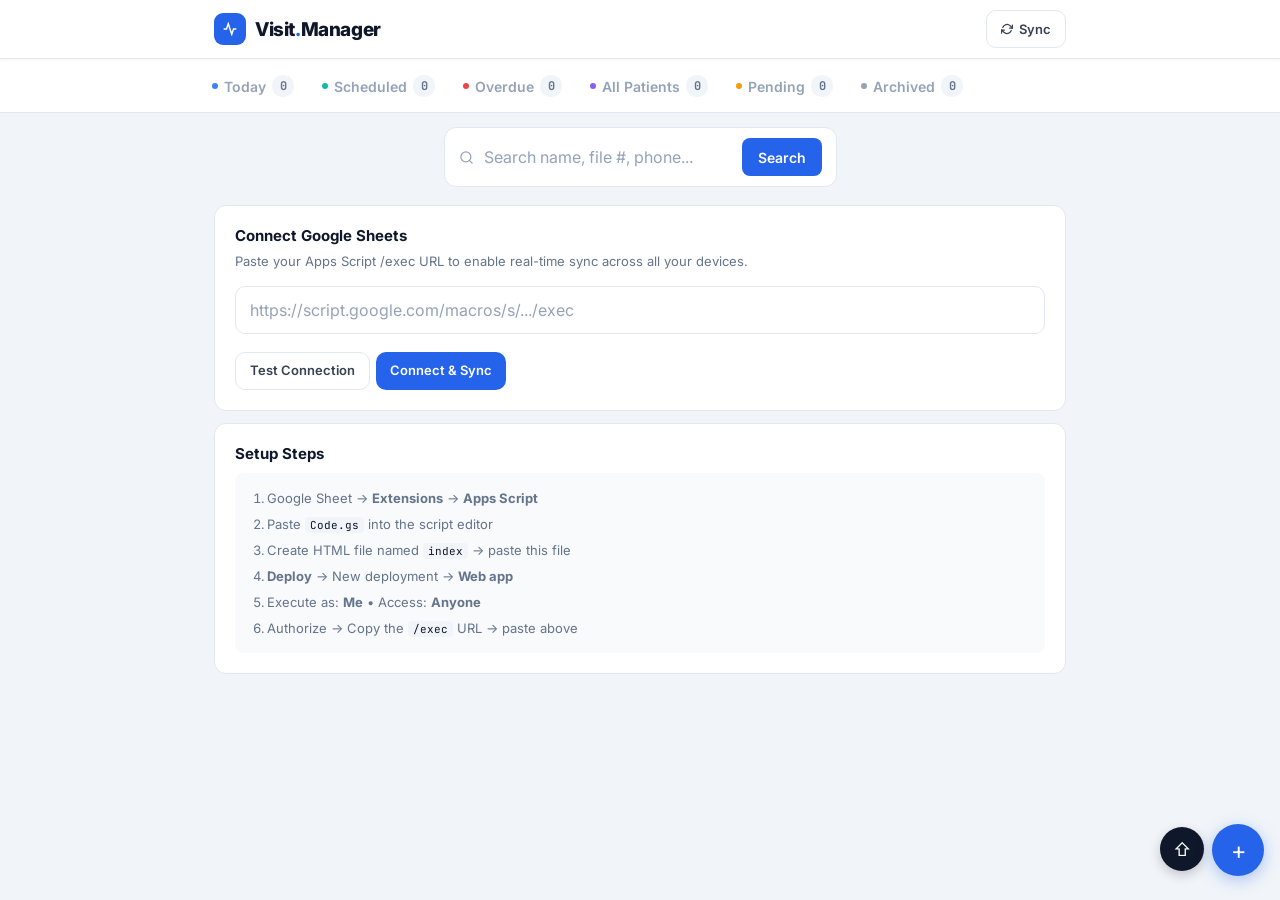
<file: patient-visit-manager.html>
<!DOCTYPE html>
<html lang="en">
<head>
<meta charset="UTF-8">
<meta name="viewport" content="width=device-width, initial-scale=1.0, maximum-scale=5.0">
<meta name="apple-mobile-web-app-capable" content="yes">
<meta name="apple-mobile-web-app-status-bar-style" content="default">
<title>Visit Manager</title>
<link rel="preconnect" href="https://fonts.googleapis.com">
<link href="https://fonts.googleapis.com/css2?family=Inter:wght@400;500;600;700;800&family=JetBrains+Mono:wght@400;500&display=swap" rel="stylesheet">
<style>
/* ── RESET & BASE ── */
*{box-sizing:border-box;-webkit-tap-highlight-color:transparent;margin:0;padding:0;}
html{font-size:18px;-webkit-text-size-adjust:none;text-size-adjust:none;}
body{font-family:'Inter',system-ui,-apple-system,sans-serif;background:#f1f5f9;color:#0f172a;min-height:100vh;overflow-x:hidden;-webkit-font-smoothing:antialiased;-moz-osx-font-smoothing:grayscale;}
input,select,textarea,button{font-family:inherit;-webkit-appearance:none;appearance:none;}
a{text-decoration:none;color:inherit;}

/* ── LAYOUT ── */
.app-shell{display:flex;flex-direction:column;min-height:100vh;}
.header{background:#fff;border-bottom:1px solid #e2e8f0;position:sticky;top:0;z-index:100;box-shadow:0 1px 3px rgba(0,0,0,.05);}
.header-inner{max-width:900px;margin:0 auto;display:flex;align-items:center;justify-content:space-between;padding:0 16px;height:58px;}
.logo{display:flex;align-items:center;gap:9px;}
.logo-icon{width:32px;height:32px;background:#2563eb;border-radius:9px;display:flex;align-items:center;justify-content:center;flex-shrink:0;}
.logo-text{font-size:19px;font-weight:800;letter-spacing:-.4px;color:#0f172a;}
.logo-text span{color:#2563eb;}
.header-actions{display:flex;align-items:center;gap:8px;}
.sync-time{font-family:'JetBrains Mono',monospace;font-size:12px;color:#94a3b8;display:none;}

/* ── TABS ── */
.tabs-bar{background:#fff;border-bottom:1px solid #e2e8f0;position:sticky;top:58px;z-index:90;overflow-x:auto;-webkit-overflow-scrolling:touch;}
.tabs-bar::-webkit-scrollbar{display:none;}
.tabs-inner{display:flex;max-width:900px;margin:0 auto;padding:0 8px;min-width:max-content;}
.tab{font-size:14px;font-weight:600;color:#94a3b8;border:none;background:none;padding:16px 14px 13px;border-bottom:2.5px solid transparent;cursor:pointer;white-space:nowrap;display:inline-flex;align-items:center;gap:6px;transition:color .15s;-webkit-tap-highlight-color:transparent;min-height:52px;}
.tab.active{color:#2563eb;border-bottom-color:#2563eb;}
.tab:hover:not(.active){color:#64748b;}
.tab-badge{font-size:12px;font-family:'JetBrains Mono',monospace;font-weight:700;padding:3px 7px;border-radius:10px;background:#f1f5f9;color:#64748b;min-width:22px;text-align:center;}
.tab.active .tab-badge{background:#eff6ff;color:#2563eb;}

/* ── SEARCH BAR ── */
.search-bar{max-width:900px;margin:0 auto;padding:14px 16px 10px;}
.search-box{display:flex;align-items:center;gap:10px;background:#fff;border:1.5px solid #e2e8f0;border-radius:12px;padding:10px 14px;transition:border-color .15s;}
.search-box:focus-within{border-color:#2563eb;box-shadow:0 0 0 3px rgba(37,99,235,.08);}
.search-box svg{color:#94a3b8;flex-shrink:0;}
.search-inp{flex:1;border:none;outline:none;font-size:16px;color:#0f172a;background:transparent;min-width:0;}
.search-inp::placeholder{color:#94a3b8;}
.search-btn{background:#2563eb;color:#fff;border:none;border-radius:8px;padding:8px 16px;font-size:14px;font-weight:600;cursor:pointer;transition:background .15s;flex-shrink:0;white-space:nowrap;min-height:38px;}
.search-btn:active{background:#1d4ed8;}
.search-clear{background:none;border:none;color:#94a3b8;cursor:pointer;padding:4px 6px;font-size:18px;line-height:1;display:none;}

/* ── MAIN CONTENT ── */
.main{max-width:900px;margin:0 auto;padding:10px 16px 100px;width:100%;}
.tab-panel{display:none;}
.tab-panel.active{display:block;}

/* ── PATIENT CARD ── */
.card{background:#fff;border-radius:14px;border:1px solid #e2e8f0;box-shadow:0 1px 2px rgba(0,0,0,.04);margin-bottom:12px;overflow:hidden;transition:box-shadow .2s;}
.card:hover{box-shadow:0 4px 12px rgba(0,0,0,.08);}
.card.bl-blue{border-left:4px solid #3b82f6;}
.card.bl-green{border-left:4px solid #22c55e;}
.card.bl-red{border-left:4px solid #ef4444;}
.card.bl-amber{border-left:4px solid #f59e0b;}
.card.bl-gray{border-left:4px solid #cbd5e1;}

/* ── CARD COLLAPSED ── */
.card-top{padding:16px 16px 0;cursor:pointer;-webkit-tap-highlight-color:transparent;}
.card-head{display:flex;align-items:flex-start;justify-content:space-between;gap:10px;}
.card-name{font-size:18px;font-weight:700;color:#0f172a;line-height:1.3;}
.card-sub{font-size:13px;font-family:'JetBrains Mono',monospace;color:#94a3b8;margin-top:4px;}
.card-badges{display:flex;flex-wrap:wrap;gap:5px;margin-top:9px;}

/* ── BADGE ── */
.badge{display:inline-flex;align-items:center;gap:3px;font-size:12px;font-weight:600;padding:4px 10px;border-radius:20px;white-space:nowrap;font-family:'JetBrains Mono',monospace;}
.bg-blue{background:#eff6ff;color:#1d4ed8;}
.bg-green{background:#f0fdf4;color:#15803d;}
.bg-red{background:#fef2f2;color:#b91c1c;}
.bg-amber{background:#fffbeb;color:#92400e;}
.bg-purple{background:#f5f3ff;color:#6d28d9;}
.bg-teal{background:#f0fdfa;color:#0f766e;}
.bg-gray{background:#f8fafc;color:#64748b;}

/* ── SPECIAL INSTRUCTIONS ── */
.card-special{display:flex;align-items:flex-start;gap:8px;background:#fffbeb;border-left:4px solid #f59e0b;border-radius:0 10px 10px 0;padding:10px 14px;margin:12px 16px 0;font-size:14px;font-weight:600;color:#92400e;line-height:1.5;}
.card-special svg{flex-shrink:0;margin-top:2px;}

/* ── COMPACT ACTION ROW ── */
.card-actions{display:flex;flex-wrap:wrap;gap:8px;padding:12px 16px 14px;align-items:center;}

/* ADDRESS - compact inline button */
.addr-btn{display:inline-flex;align-items:center;gap:6px;background:#f0fdf4;color:#15803d;border:1.5px solid #bbf7d0;border-radius:10px;padding:9px 14px;font-size:14px;font-weight:600;text-decoration:none;cursor:pointer;transition:all .15s;min-width:0;overflow:hidden;min-height:42px;}
.addr-btn:active{background:#dcfce7;}
.addr-btn span{white-space:nowrap;overflow:hidden;text-overflow:ellipsis;max-width:220px;}

/* PHONE - compact inline buttons */
.phone-btn{display:inline-flex;align-items:center;gap:7px;background:#eff6ff;color:#1d4ed8;border:1.5px solid #bfdbfe;border-radius:10px;padding:9px 14px;font-size:15px;font-weight:600;font-family:'JetBrains Mono',monospace;text-decoration:none;cursor:pointer;transition:all .15s;white-space:nowrap;flex-shrink:0;min-height:42px;}
.phone-btn:active{background:#dbeafe;}

/* ── EXPAND TOGGLE ── */
.card-expand{display:flex;align-items:center;justify-content:center;gap:5px;padding:10px;border-top:1px solid #f1f5f9;cursor:pointer;font-size:13px;font-weight:600;color:#94a3b8;transition:color .15s;-webkit-tap-highlight-color:transparent;min-height:44px;}
.card-expand:hover{color:#64748b;background:#f8fafc;}
.card-chevron{transition:transform .2s ease;}
.card.open .card-chevron{transform:rotate(180deg);}

/* ── EXPANDED DETAIL ── */
.card-detail{display:none;border-top:1px solid #f1f5f9;background:#f8fafc;}
.card.open .card-detail{display:block;}
.det-section{padding:16px 18px;border-bottom:1px solid #f1f5f9;}
.det-section:last-child{border-bottom:none;}
.det-title{font-size:11px;font-weight:700;text-transform:uppercase;letter-spacing:1px;color:#94a3b8;margin-bottom:12px;font-family:'JetBrains Mono',monospace;}
.det-grid{display:grid;grid-template-columns:1fr 1fr;gap:12px;}
.det-field{display:flex;flex-direction:column;gap:4px;}
.det-field.full{grid-column:1/-1;}
.fld-lbl{font-size:11px;font-weight:600;color:#94a3b8;text-transform:uppercase;letter-spacing:.5px;}
.fld-val{font-size:15px;font-weight:500;color:#1e293b;line-height:1.4;}
.fld-mono{font-family:'JetBrains Mono',monospace;font-size:14px;}

/* ── FORM ELEMENTS ── */
.inp{width:100%;background:#fff;border:1.5px solid #e2e8f0;border-radius:10px;padding:12px 14px;font-size:16px;color:#0f172a;outline:none;transition:border-color .15s;min-height:48px;}
.inp:focus{border-color:#2563eb;box-shadow:0 0 0 3px rgba(37,99,235,.08);}
.inp::placeholder{color:#94a3b8;}
.inp[type="date"]{cursor:pointer;min-height:48px;}
.inp[type="datetime-local"]{cursor:pointer;min-height:48px;}
.sel{width:100%;background:#fff;border:1.5px solid #e2e8f0;border-radius:10px;padding:12px 14px;font-size:16px;color:#0f172a;outline:none;cursor:pointer;min-height:48px;}
.ta{width:100%;background:#fff;border:1.5px solid #e2e8f0;border-radius:10px;padding:12px 14px;font-size:15px;color:#0f172a;outline:none;resize:vertical;min-height:80px;line-height:1.6;}
.ta:focus,.sel:focus,.inp:focus{border-color:#2563eb;}

/* ── BUTTONS ── */
.btn{display:inline-flex;align-items:center;gap:6px;font-size:14px;font-weight:600;padding:10px 16px;border-radius:10px;border:none;cursor:pointer;transition:all .15s ease;white-space:nowrap;line-height:1;font-family:'Inter',sans-serif;min-height:42px;}
.btn:active{transform:scale(.96);}
.btn-primary{background:#2563eb;color:#fff;}
.btn-primary:hover{background:#1d4ed8;box-shadow:0 4px 12px rgba(37,99,235,.3);}
.btn-success{background:#16a34a;color:#fff;}
.btn-success:hover{background:#15803d;}
.btn-warn{background:#d97706;color:#fff;}
.btn-warn:hover{background:#b45309;}
.btn-danger{background:#fef2f2;color:#b91c1c;border:1.5px solid #fecaca;}
.btn-danger:hover{background:#fee2e2;}
.btn-outline{background:#fff;color:#374151;border:1.5px solid #e2e8f0;}
.btn-outline:hover{background:#f8fafc;border-color:#cbd5e1;}
.btn-ghost{background:transparent;color:#64748b;}
.btn-ghost:hover{background:#f1f5f9;}
.btn-sm{padding:8px 14px;font-size:13px;min-height:38px;}
.btn-full{width:100%;justify-content:center;}
.btn-row{display:flex;flex-wrap:wrap;gap:6px;margin-top:10px;}

/* ── SITE BUTTONS ── */
.site-btn{padding:6px 12px;border-radius:20px;border:1.5px solid #e2e8f0;background:#fff;color:#64748b;font-size:11px;font-weight:600;cursor:pointer;transition:all .15s;}
.site-btn:hover{border-color:#2563eb;color:#2563eb;}
.site-L{background:#eff6ff;color:#1d4ed8;border-color:#3b82f6;}
.site-R{background:#fffbeb;color:#92400e;border-color:#f59e0b;}
.site-G{background:#f0fdf4;color:#15803d;border-color:#22c55e;}

/* ── CONFIRM BOX ── */
.confirm-box{background:#f0fdf4;border:1.5px solid #bbf7d0;border-radius:10px;padding:14px;}
.confirm-lbl{font-size:12px;color:#374151;margin-bottom:8px;}
.confirm-lbl strong{color:#15803d;}
.confirm-inp{width:100%;background:#fff;border:1.5px solid #e2e8f0;border-radius:8px;padding:10px 12px;font-family:'JetBrains Mono',monospace;font-size:16px;letter-spacing:4px;text-transform:uppercase;outline:none;margin-bottom:8px;transition:border-color .15s;}
.confirm-inp.valid{border-color:#22c55e;background:#f0fdf4;}
.confirm-sub{opacity:.4;pointer-events:none;}
.confirm-sub.ready{opacity:1;pointer-events:all;}

/* ── ADVERSE EFFECTS ── */
.adverse-box{background:#fef2f2;border-left:3px solid #ef4444;border-radius:0 8px 8px 0;padding:10px 12px;font-size:13px;color:#b91c1c;font-weight:500;line-height:1.4;}

/* ── DATE GROUP ── */
.date-grp{display:flex;align-items:center;gap:10px;padding:14px 0 6px;margin-bottom:2px;}
.date-grp-line{flex:1;height:1px;background:#e2e8f0;}
.date-grp-lbl{font-size:11px;font-weight:700;color:#94a3b8;text-transform:uppercase;letter-spacing:.8px;white-space:nowrap;}

/* ── IMPORT MODAL ── */
.drop-zone{border:2px dashed #cbd5e1;border-radius:10px;padding:24px;text-align:center;cursor:pointer;transition:all .2s;}
.drop-zone:hover,.drop-zone.drag-over{border-color:#2563eb;background:#eff6ff;}
.drop-zone input[type=file]{display:none;}
.import-progress{background:#f1f5f9;border-radius:8px;padding:12px;font-size:12px;color:#64748b;margin-top:10px;display:none;}
.import-result{background:#f0fdf4;border:1px solid #bbf7d0;border-radius:8px;padding:12px;font-size:12px;color:#15803d;margin-top:8px;display:none;}

/* ── SETUP ── */
.setup-card{background:#fff;border-radius:12px;border:1px solid #e2e8f0;padding:20px;margin-bottom:12px;}
.setup-title{font-size:15px;font-weight:700;color:#0f172a;margin-bottom:6px;}
.setup-desc{font-size:13px;color:#64748b;line-height:1.6;margin-bottom:14px;}
.setup-steps{background:#f8fafc;border-radius:8px;padding:12px 14px;margin-top:10px;font-size:13px;color:#64748b;line-height:2;}
.setup-steps ol{padding-left:18px;}
.code{background:#f1f5f9;border-radius:4px;padding:1px 5px;font-family:'JetBrains Mono',monospace;font-size:11px;color:#0f172a;}
.test-result{font-size:12px;background:#f8fafc;border-radius:8px;padding:10px 12px;margin-top:8px;display:none;border:1px solid #e2e8f0;}

/* ── MODAL ── */
.modal-overlay{position:fixed;inset:0;background:rgba(0,0,0,.5);z-index:200;display:none;align-items:flex-end;justify-content:center;}
.modal-overlay.open{display:flex;}
.modal-sheet{background:#fff;width:100%;max-width:900px;border-radius:16px 16px 0 0;max-height:94dvh;max-height:94vh;overflow-y:auto;-webkit-overflow-scrolling:touch;padding:20px 18px 40px;}
.modal-hdr{display:flex;align-items:center;justify-content:space-between;margin-bottom:18px;}
.modal-title{font-size:17px;font-weight:700;}
.modal-close{width:30px;height:30px;border-radius:50%;background:#f1f5f9;border:none;color:#64748b;font-size:16px;cursor:pointer;display:flex;align-items:center;justify-content:center;}
.form-grid{display:grid;grid-template-columns:1fr 1fr;gap:12px;}
.form-field{display:flex;flex-direction:column;gap:5px;}
.form-field.full{grid-column:1/-1;}
.form-lbl{font-size:11px;font-weight:600;text-transform:uppercase;letter-spacing:.5px;color:#64748b;}

/* ── TOAST ── */
.toast{position:fixed;bottom:80px;left:50%;transform:translateX(-50%) translateY(10px);background:#0f172a;color:#f8fafc;font-size:13px;font-weight:500;padding:11px 16px;border-radius:10px;box-shadow:0 8px 24px rgba(0,0,0,.2);z-index:999;opacity:0;pointer-events:none;display:flex;align-items:center;gap:10px;min-width:220px;max-width:340px;transition:opacity .25s,transform .25s;}
.toast.show{opacity:1;transform:translateX(-50%) translateY(0);pointer-events:all;}
.toast-undo{color:#f59e0b;font-weight:700;background:none;border:none;font-size:13px;cursor:pointer;flex-shrink:0;}

/* ── FAB ── */
.fab{position:fixed;bottom:24px;right:16px;z-index:150;width:52px;height:52px;border-radius:50%;background:#2563eb;color:#fff;font-size:24px;border:none;cursor:pointer;display:flex;align-items:center;justify-content:center;box-shadow:0 4px 16px rgba(37,99,235,.35);transition:all .2s;}
.fab:hover{background:#1d4ed8;transform:scale(1.06);}
.fab:active{transform:scale(.94);}
.fab-import{right:76px;background:#0f172a;font-size:18px;width:44px;height:44px;bottom:29px;box-shadow:0 4px 12px rgba(0,0,0,.2);}

/* ── EMPTY ── */
.empty{text-align:center;padding:48px 20px;}
.empty-icon{font-size:40px;margin-bottom:10px;}
.empty-title{font-size:15px;font-weight:600;color:#64748b;}

/* ── NEXT PREVIEW ── */
.next-preview{display:inline-flex;align-items:center;gap:5px;font-size:11px;font-family:'JetBrains Mono',monospace;color:#1d4ed8;background:#eff6ff;border-radius:6px;padding:5px 10px;margin-top:8px;}

/* ── PENDING FORM ── */
.pending-form{background:#fffbeb;border:1.5px solid #fed7aa;border-radius:10px;padding:12px;margin-top:8px;display:none;}

/* RESPONSIVE DESKTOP */
@media(min-width:640px){
  .header-inner{padding:0 24px;}
  .search-bar{padding:14px 24px 8px;}
  .main{padding:10px 24px 100px;}
  .sync-time{display:block;}
  .form-grid{grid-template-columns:1fr 1fr;}
  .det-grid{grid-template-columns:1fr 1fr;}
}
@media(min-width:900px){
  html{font-size:15px;}
  .form-grid{grid-template-columns:1fr 1fr 1fr;}
}
</style>
</head>
<body>

<!-- TOAST -->
<div class="toast" id="toast">
  <span id="toastMsg" style="flex:1"></span>
  <button class="toast-undo" id="toastUndo" onclick="undoAction()" style="display:none">Undo</button>
</div>

<!-- FABs -->
<button class="fab fab-import" onclick="openImportModal()" title="Import CSV / PDF">&#8679;</button>
<button class="fab" onclick="openModal(null)" title="Add patient">+</button>

<!-- MODAL (add/edit) -->
<div class="modal-overlay" id="modalOverlay" onclick="if(event.target===this)closeModal()">
  <div class="modal-sheet" id="modalContent"></div>
</div>

<!-- IMPORT MODAL -->
<div class="modal-overlay" id="importOverlay" onclick="if(event.target===this)closeImport()">
  <div class="modal-sheet" id="importContent"></div>
</div>

<div class="app-shell">

  <!-- HEADER -->
  <header class="header">
    <div class="header-inner">
      <div class="logo">
        <div class="logo-icon">
          <svg width="14" height="14" viewBox="0 0 24 24" fill="none" stroke="#fff" stroke-width="2.5" stroke-linecap="round"><path d="M22 12h-4l-3 9L9 3l-3 9H2"/></svg>
        </div>
        <span class="logo-text">Visit<span>.</span>Manager</span>
      </div>
      <div class="header-actions">
        <span class="sync-time" id="syncTime"></span>
        <button class="btn btn-outline btn-sm" onclick="syncWithSheet()">
          <svg width="12" height="12" viewBox="0 0 24 24" fill="none" stroke="currentColor" stroke-width="2.5" stroke-linecap="round"><polyline points="23 4 23 10 17 10"/><polyline points="1 20 1 14 7 14"/><path d="M3.51 9a9 9 0 0 1 14.85-3.36L23 10M1 14l4.64 4.36A9 9 0 0 0 20.49 15"/></svg>
          Sync
        </button>
      </div>
    </div>
  </header>

  <!-- TABS -->
  <div class="tabs-bar">
    <div class="tabs-inner" id="tabsInner"></div>
  </div>

  <!-- SEARCH -->
  <div class="search-bar">
    <div class="search-box">
      <svg width="15" height="15" viewBox="0 0 24 24" fill="none" stroke="currentColor" stroke-width="2" stroke-linecap="round" stroke-linejoin="round"><circle cx="11" cy="11" r="8"/><path d="m21 21-4.35-4.35"/></svg>
      <input id="searchInp" class="search-inp" type="search" placeholder="Search name, file #, phone..." oninput="onSearch()">
      <button class="search-clear" id="searchClear" onclick="clearSearch()">&#x2715;</button>
      <button class="search-btn" onclick="onSearch()">Search</button>
    </div>
  </div>

  <!-- PANELS -->
  <main class="main">
    <div id="panelSetup"     class="tab-panel"></div>
    <div id="panelToday"     class="tab-panel"></div>
    <div id="panelScheduled" class="tab-panel"></div>
    <div id="panelOverdue"   class="tab-panel"></div>
    <div id="panelQueue"     class="tab-panel"></div>
    <div id="panelPending"   class="tab-panel"></div>
    <div id="panelArchived"  class="tab-panel"></div>
  </main>
</div>

<script>
// ES5 - No template literals, no arrow functions - Apps Script compatible
var DOSE_WEEKS = {7.5:4, 22.5:12, 30:16, 45:24};
var MONTHS = ['January','February','March','April','May','June','July','August','September','October','November','December'];
var SITES = ['Left Side','Right Side','Left Glute','Right Glute'];
var ASSIGN_TYPES = ['Permanent','1 Dose Only'];
var FILE_STATUSES = ['Active','Pending','Archived'];
var ANTHROPIC_KEY_STORE = 'vm_anthropic_key';

var patients = [];
var IS_GAS = window.location.href.indexOf('script.google.com/macros') >= 0;
var scriptUrl = IS_GAS ? window.location.href.split('?')[0] : (localStorage.getItem('vm_script_url') || '');
var activeTab = scriptUrl ? 'today' : 'setup';
var lastSnapshot = null;
var toastTimer = null;
var searchQ = '';

// ?? DATE UTILS ??
function todayDate() { var n=new Date(); return new Date(n.getFullYear(),n.getMonth(),n.getDate()); }
function fmtDate(d) {
  if (!d) return '';
  if (typeof d==='string') d=new Date(d);
  if (isNaN(d.getTime())) return '';
  return d.getDate()+' '+MONTHS[d.getMonth()]+' '+d.getFullYear();
}
function fmtDateTime(s) {
  if (!s) return '';
  var d=new Date(s); if (isNaN(d.getTime())) return s;
  var hh=(d.getHours()<10?'0':'')+d.getHours();
  var mm=(d.getMinutes()<10?'0':'')+d.getMinutes();
  return fmtDate(d)+' '+hh+':'+mm;
}
function parseDate(s) { if (!s) return null; var d=new Date(s); return isNaN(d.getTime())?null:d; }
function addWeeks(d,w) { var r=new Date(d); r.setDate(r.getDate()+w*7); return r; }
function isToday(d) { if(!d)return false; var t=todayDate(); return d.getFullYear()===t.getFullYear()&&d.getMonth()===t.getMonth()&&d.getDate()===t.getDate(); }
function getMgVal(dose) { var m=String(dose||'').match(/(\d+(?:\.\d+)?)\s*mg/i); return m?parseFloat(m[1]):0; }
function esc(s) { return String(s||'').replace(/&/g,'&amp;').replace(/</g,'&lt;').replace(/>/g,'&gt;').replace(/"/g,'&quot;'); }

// ?? STORAGE ??
function saveLocal() { localStorage.setItem('vm_pts',JSON.stringify(patients)); }
function loadLocal() { try { patients=JSON.parse(localStorage.getItem('vm_pts')||'[]'); } catch(e){patients=[];} }

// ?? NORMALIZE ??
function normalize(p) {
  return {
    fileNumber:String(p.fileNumber||p['File number']||''),
    patientName:p.patientName||p['Patient name']||'',
    address:p.address||p['Address']||'',
    phone1:p.phone1||p['Phone 1']||'',
    phone2:p.phone2||p['Phone 2']||'',
    dose:p.dose||p['Dose']||'',
    totalDoses:p.totalDoses||p['Total doses']||'',
    repeatsLeft:p.repeatsLeft||p['Repeats left']||'',
    previousInjectionSite:p.previousInjectionSite||'',
    injectionSite:p.injectionSite||'',
    dueDate:p.dueDate||p['Due date']||'',
    appointmentDateTime:p.appointmentDateTime||p['Appointment date and time']||'',
    previousInjectionDates:p.previousInjectionDates||'',
    assignmentType:p.assignmentType||p['Assignment type']||'Permanent',
    specialInstructions:p.specialInstructions||p['Special instructions']||'',
    adverseEffects:p.adverseEffects||p['Adverse effects']||'',
    comments:p.comments||p['Comments']||'',
    fileStatus:p.fileStatus||p['File status']||'Active',
    pendingReason:p.pendingReason||'',
    archivedDate:p.archivedDate||'',
    lastUpdated:p.lastUpdated||''
  };
}

// ?? SHEETS SYNC ??
function gsCall(payload, cb) {
  if (!scriptUrl){if(cb)cb(null,'No URL');return;}
  var xhr=new XMLHttpRequest();
  xhr.open('GET',scriptUrl+'?payload='+encodeURIComponent(JSON.stringify(payload))+'&t='+Date.now(),true);
  xhr.onload=function(){
    if(xhr.status===200){try{if(cb)cb(JSON.parse(xhr.responseText),null);}catch(e){if(cb)cb(null,'Parse err');}}
    else{if(cb)cb(null,'HTTP '+xhr.status);}
  };
  xhr.onerror=function(){if(cb)cb(null,'Network error');};
  xhr.send();
}
function pushPatient(p){if(scriptUrl)gsCall({action:'upsert',patient:p},null);}
function deleteFromSheet(fn){if(scriptUrl)gsCall({action:'delete',fileNumber:fn},null);}

function syncWithSheet() {
  if(!scriptUrl){showToast('No Script URL - go to Setup');return;}
  setSyncTime('Syncing...');
  var list=patients.slice(),idx=0;
  function next(){if(idx>=list.length){loadFromSheet();return;}gsCall({action:'upsert',patient:list[idx]},function(){idx++;next();});}
  next();
}
function loadFromSheet() {
  gsCall({action:'getAll'},function(data,err){
    if(err){setSyncTime('Failed');showToast('Sync failed: '+err);return;}
    if(data&&data.error){setSyncTime('Error');showToast('Error: '+data.error);return;}
    if(Array.isArray(data)){
      patients=data.map(normalize);
      saveLocal();
      var now=new Date();
      setSyncTime((now.getHours()<10?'0':'')+now.getHours()+':'+(now.getMinutes()<10?'0':'')+now.getMinutes());
      renderAll();
      showToast('Synced '+patients.length+' patients');
    }
  });
}
function setSyncTime(t){var el=document.getElementById('syncTime');if(el)el.textContent=t;}

// ?? TAB LOGIC ??
function getTab(p) {
  if(p.fileStatus==='Archived')return 'archived';
  if(p.fileStatus==='Pending')return 'pending';
  var t=todayDate();
  var appt=p.appointmentDateTime?parseDate(p.appointmentDateTime):null;
  var due=p.dueDate?parseDate(p.dueDate):null;
  if(appt&&appt<t)return 'overdue';
  if(due&&due<t&&!appt)return 'overdue';
  if(appt&&isToday(appt))return 'today';
  if(appt&&appt>t)return 'scheduled';
  if(due&&due>=t)return 'queue';
  return 'scheduled';
}
function sortFor(list,tabId) {
  return list.slice().sort(function(a,b){
    var ad,bd;
    if(tabId==='today'||tabId==='scheduled'){
      ad=parseDate(a.appointmentDateTime)||new Date(9e15);
      bd=parseDate(b.appointmentDateTime)||new Date(9e15);
      if(ad-bd!==0)return ad-bd;
      return a.patientName.localeCompare(b.patientName);
    }
    if(tabId==='overdue'){
      ad=parseDate(a.appointmentDateTime)||parseDate(a.dueDate)||new Date(0);
      bd=parseDate(b.appointmentDateTime)||parseDate(b.dueDate)||new Date(0);
      return ad-bd;
    }
    if(tabId==='queue'||tabId==='pending'){
      ad=parseDate(a.dueDate)||new Date(9e15);
      bd=parseDate(b.dueDate)||new Date(9e15);
      return ad-bd;
    }
    if(tabId==='archived'){
      ad=parseDate(a.archivedDate)||new Date(0);
      bd=parseDate(b.archivedDate)||new Date(0);
      return bd-ad;
    }
    return a.patientName.localeCompare(b.patientName);
  });
}

// ?? SEARCH ??
function onSearch() {
  searchQ=document.getElementById('searchInp')?document.getElementById('searchInp').value.trim():'';
  var clr=document.getElementById('searchClear');
  if(clr)clr.style.display=searchQ?'block':'none';
  renderAll();
}
function clearSearch() {
  searchQ='';
  var inp=document.getElementById('searchInp');if(inp)inp.value='';
  var clr=document.getElementById('searchClear');if(clr)clr.style.display='none';
  renderAll();
}
function getFiltered() {
  if(!searchQ)return patients;
  var q=searchQ.toLowerCase();
  return patients.filter(function(p){
    return p.patientName.toLowerCase().indexOf(q)>=0||
           p.fileNumber.indexOf(q)>=0||
           p.phone1.indexOf(q)>=0||
           p.phone2.indexOf(q)>=0||
           p.address.toLowerCase().indexOf(q)>=0;
  });
}

// ?? RENDER ??
function renderAll() {
  var filtered=getFiltered();
  var tabs={today:[],scheduled:[],overdue:[],queue:[],pending:[],archived:[]};
  for(var i=0;i<filtered.length;i++){var t=getTab(filtered[i]);if(tabs[t])tabs[t].push(filtered[i]);}

  var TABS=[
    {id:'today',     label:'Today',       dot:'#3b82f6'},
    {id:'scheduled', label:'Scheduled',   dot:'#14b8a6'},
    {id:'overdue',   label:'Overdue',     dot:'#ef4444'},
    {id:'queue',     label:'All Patients',dot:'#8b5cf6'},
    {id:'pending',   label:'Pending',     dot:'#f59e0b'},
    {id:'archived',  label:'Archived',    dot:'#94a3b8'}
  ];

  var nav='';
  for(var ti=0;ti<TABS.length;ti++){
    var tc=TABS[ti],isA=activeTab===tc.id;
    nav+='<button class="tab'+(isA?' active':'')+'" onclick="switchTab(\''+tc.id+'\')">'+
         '<span style="width:6px;height:6px;border-radius:50%;background:'+tc.dot+';display:inline-block"></span>'+
         tc.label+
         '<span class="tab-badge">'+tabs[tc.id].length+'</span></button>';
  }
  document.getElementById('tabsInner').innerHTML=nav;

  for(var ti2=0;ti2<TABS.length;ti2++){renderPanel(TABS[ti2].id,sortFor(tabs[TABS[ti2].id],TABS[ti2].id));}
  if(activeTab==='setup')renderSetup();

  var pmap={setup:'panelSetup',today:'panelToday',scheduled:'panelScheduled',overdue:'panelOverdue',queue:'panelQueue',pending:'panelPending',archived:'panelArchived'};
  var ks=Object.keys(pmap);
  for(var ki=0;ki<ks.length;ki++){
    var el=document.getElementById(pmap[ks[ki]]);
    if(el){el.style.display=activeTab===ks[ki]?'block':'none';}
  }
}

function renderPanel(tabId,list) {
  var panelId='panel'+tabId.charAt(0).toUpperCase()+tabId.slice(1);
  var panel=document.getElementById(panelId);if(!panel)return;
  if(!list.length){
    var ei={today:'&#x1F4C5;',scheduled:'&#x1F5D3;',overdue:'&#x26A0;',queue:'&#x1F465;',pending:'&#x23F8;',archived:'&#x1F5C4;'};
    var em={today:'No visits today',scheduled:'No scheduled appointments',overdue:'No overdue patients',queue:'No patients found',pending:'No pending patients',archived:'No archived records'};
    panel.innerHTML='<div class="empty"><div class="empty-icon">'+(ei[tabId]||'&#x1F4CB;')+'</div><div class="empty-title">'+(em[tabId]||'Nothing here')+'</div></div>';
    return;
  }
  var html='';
  // 1-dose banners
  if(tabId==='today'){
    for(var bi=0;bi<list.length;bi++){
      if(list[bi].assignmentType==='1 Dose Only'){
        html+='<div style="display:flex;align-items:flex-start;gap:8px;background:#fffbeb;border:1px solid #fde68a;border-radius:10px;padding:10px 12px;margin-bottom:8px;font-size:12px;color:#92400e;font-weight:500;">'+
              '<span style="font-size:14px">&#9888;</span><span><strong>'+esc(list[bi].patientName)+'</strong> - 1 Dose Only. Confirm continuation after visit.</span></div>';
      }
    }
  }
  // Date grouping for All Patients
  if(tabId==='queue'){
    var lastDate='';
    for(var ci=0;ci<list.length;ci++){
      var dStr=fmtDate(parseDate(list[ci].dueDate))||'No Due Date';
      if(dStr!==lastDate){
        html+='<div class="date-grp"><div class="date-grp-line"></div><span class="date-grp-lbl">'+dStr+'</span><div class="date-grp-line"></div></div>';
        lastDate=dStr;
      }
      html+=renderCard(list[ci],tabId);
    }
  } else {
    for(var ci2=0;ci2<list.length;ci2++)html+=renderCard(list[ci2],tabId);
  }
  panel.innerHTML=html;
}

function renderCard(p,tabId) {
  var fn=p.fileNumber,fne=esc(fn);
  var appt=p.appointmentDateTime?parseDate(p.appointmentDateTime):null;
  var due=p.dueDate?parseDate(p.dueDate):null;
  var mgVal=getMgVal(p.dose),weeks=DOSE_WEEKS[mgVal];

  // Border class
  var bl='';
  if(tabId==='overdue')bl='bl-red';
  else if(tabId==='today'&&p.appointmentDateTime)bl='bl-green';
  else if(tabId==='today')bl='bl-blue';
  else if(tabId==='pending')bl='bl-amber';
  else if(tabId==='archived')bl='bl-gray';
  else bl='bl-blue';

  // Badges
  var badges='';
  if(tabId==='today'&&p.appointmentDateTime)badges+='<span class="badge bg-green">&#10003; '+esc(fmtDateTime(p.appointmentDateTime))+'</span>';
  else if(tabId==='today')badges+='<span class="badge bg-blue">Today</span>';
  if(tabId==='overdue')badges+='<span class="badge bg-red">&#9888; Overdue</span>';
  if(due)badges+='<span class="badge bg-purple">Due '+esc(fmtDate(due))+'</span>';
  if(p.assignmentType==='1 Dose Only')badges+='<span class="badge bg-amber">1 Dose Only</span>';
  if(p.repeatsLeft)badges+='<span class="badge bg-teal">'+esc(p.repeatsLeft)+' left</span>';
  if(tabId==='pending')badges+='<span class="badge bg-amber">Pending</span>';

  // Special instructions - always prominent
  var specHtml='';
  if(p.specialInstructions){
    specHtml='<div class="card-special"><svg width="13" height="13" viewBox="0 0 24 24" fill="none" stroke="currentColor" stroke-width="2.5" stroke-linecap="round"><circle cx="12" cy="12" r="10"/><line x1="12" y1="8" x2="12" y2="12"/><line x1="12" y1="16" x2="12.01" y2="16"/></svg>'+esc(p.specialInstructions)+'</div>';
  }

  // Pending reason
  var pendHtml='';
  if(p.pendingReason){
    pendHtml='<div style="font-size:11px;color:#92400e;background:#fffbeb;border-radius:6px;padding:5px 10px;margin:6px 14px 0;font-weight:500;">Pending: '+esc(p.pendingReason)+'</div>';
  }

  // Address - compact inline button
  var mapsUrl='https://www.google.com/maps/dir/?api=1&destination='+encodeURIComponent(p.address||'');
  var addrHtml='';
  if(p.address){
    addrHtml='<a href="'+mapsUrl+'" target="_blank" class="addr-btn">'+
      '<svg width="11" height="11" viewBox="0 0 24 24" fill="none" stroke="currentColor" stroke-width="2.5" stroke-linecap="round" style="flex-shrink:0"><polygon points="3 11 22 2 13 21 11 13 3 11"/></svg>'+
      '<span>'+esc(p.address)+'</span></a>';
  }

  // Phones - compact inline badges
  var phIcon='<svg width="11" height="11" viewBox="0 0 24 24" fill="none" stroke="currentColor" stroke-width="2" stroke-linecap="round" style="flex-shrink:0"><path d="M22 16.92v3a2 2 0 0 1-2.18 2 19.79 19.79 0 0 1-8.63-3.07A19.5 19.5 0 0 1 4.69 12 19.79 19.79 0 0 1 1.63 3.4 2 2 0 0 1 3.6 1.21h3a2 2 0 0 1 2 1.72c.127.96.361 1.903.7 2.81a2 2 0 0 1-.45 2.11L7.91 8.78a16 16 0 0 0 6 6l.91-.91a2 2 0 0 1 2.11-.45c.907.339 1.85.573 2.81.7A2 2 0 0 1 22 16.92z"/></svg>';
  var phonesHtml='';
  if(p.phone1)phonesHtml+='<a href="tel:'+p.phone1.replace(/\D/g,'')+'" class="phone-btn">'+phIcon+esc(p.phone1)+'</a>';
  if(p.phone2)phonesHtml+='<a href="tel:'+p.phone2.replace(/\D/g,'')+'" class="phone-btn">'+phIcon+esc(p.phone2)+'</a>';

  // Site buttons
  var siteBtns='';
  for(var si=0;si<SITES.length;si++){
    var s=SITES[si];
    var sAct=p.injectionSite===s;
    var sCls='site-btn'+(sAct?(s.indexOf('Left')>=0?s.indexOf('Glute')>=0?' site-G':' site-L':s.indexOf('Glute')>=0?' site-G':' site-R'):'');
    siteBtns+='<button class="'+sCls+'" onclick="setSite(\''+fne+'\',\''+s+'\')">'+s+'</button>';
  }

  // Next due preview
  var nextPrev='';
  if(weeks&&tabId!=='archived'){
    nextPrev='<div class="next-preview"><svg width="11" height="11" viewBox="0 0 24 24" fill="none" stroke="currentColor" stroke-width="2.5" stroke-linecap="round"><circle cx="12" cy="12" r="10"/><polyline points="12 6 12 12 16 14"/></svg>After confirmation: '+fmtDate(addWeeks(todayDate(),weeks))+' (+'+weeks+'w)</div>';
  }

  // Action section
  var actHtml='';
  if(tabId!=='archived'){
    if(tabId!=='pending'){
      actHtml+='<div class="confirm-box"><div class="confirm-lbl">Type <strong>DONE</strong> to confirm injection administered</div>'+
               '<input class="confirm-inp" id="ci-'+fne+'" type="text" placeholder="DONE" autocomplete="off" autocorrect="off" autocapitalize="characters" oninput="checkDone(this,\''+fne+'\')">'+
               '<button id="cs-'+fne+'" onclick="confirmInj(\''+fne+'\')" class="btn btn-success btn-full confirm-sub">&#10003; Confirm Injection Administered</button></div>';
    }
    var btnRow='<div class="btn-row">';
    if(tabId==='pending'){
      btnRow+='<button onclick="reactivate(\''+fne+'\')" class="btn btn-success btn-sm">Remove Pending</button>';
    } else {
      btnRow+='<button onclick="showPendingForm(\''+fne+'\')" class="btn btn-warn btn-sm">Pending</button>';
    }
    btnRow+='<button onclick="openModal(\''+fne+'\')" class="btn btn-outline btn-sm">Edit</button>'+
            '<button onclick="archivePatient(\''+fne+'\')" class="btn btn-ghost btn-sm">Archive</button>'+
            '<button onclick="deletePatient(\''+fne+'\')" class="btn btn-danger btn-sm">Delete</button></div>';
    actHtml+=btnRow;
    if(tabId!=='pending'){
      actHtml+='<div class="pending-form" id="pf-'+fne+'">'+
               '<div style="font-size:12px;font-weight:600;color:#92400e;margin-bottom:8px;">Reason for pending</div>'+
               '<input class="inp" id="pr-'+fne+'" type="text" placeholder="e.g. travelling, refused, hospitalised..." style="margin-bottom:8px;">'+
               '<div class="btn-row"><button onclick="markPending(\''+fne+'\')" class="btn btn-warn btn-sm">Confirm Pending</button>'+
               '<button onclick="showPendingForm(\''+fne+'\')" class="btn btn-ghost btn-sm">Cancel</button></div></div>';
    }
  } else {
    actHtml='<div class="btn-row"><button onclick="reactivate(\''+fne+'\')" class="btn btn-success btn-sm">Reactivate</button>'+
            '<button onclick="openModal(\''+fne+'\')" class="btn btn-outline btn-sm">Edit</button>'+
            '<button onclick="deletePatient(\''+fne+'\')" class="btn btn-danger btn-sm">Delete</button></div>';
  }

  var apptVal=p.appointmentDateTime?new Date(p.appointmentDateTime).toISOString().slice(0,16):'';
  var dueVal=p.dueDate?new Date(p.dueDate).toISOString().slice(0,10):'';

  var html='<div class="card '+bl+'" id="pcard-'+fne+'">';

  // Collapsed section
  html+='<div class="card-top" onclick="toggleCard(\''+fne+'\')">'+
        '<div class="card-head">'+
        '<div style="flex:1;min-width:0">'+
        '<div class="card-name">'+esc(p.patientName)+'</div>'+
        '<div class="card-sub">#'+fne+(p.dose?' &middot; '+esc(p.dose):'')+'</div>'+
        (badges?'<div class="card-badges">'+badges+'</div>':'')+
        '</div>'+
        '<svg class="card-chevron" id="chev-'+fne+'" width="18" height="18" viewBox="0 0 24 24" fill="none" stroke="#cbd5e1" stroke-width="2.5" stroke-linecap="round" stroke-linejoin="round"><polyline points="6 9 12 15 18 9"/></svg>'+
        '</div></div>';

  html+=specHtml;
  html+=pendHtml;

  // Compact action row - address + phones inline
  if(p.address||phonesHtml){
    html+='<div class="card-actions">';
    if(addrHtml)html+=addrHtml;
    if(phonesHtml)html+=phonesHtml;
    html+='</div>';
  }

  html+='<div class="card-expand" onclick="toggleCard(\''+fne+'\')">'+
        '<span style="font-size:11px">Details</span>'+
        '<svg class="card-chevron" id="chev2-'+fne+'" width="14" height="14" viewBox="0 0 24 24" fill="none" stroke="currentColor" stroke-width="2.5" stroke-linecap="round"><polyline points="6 9 12 15 18 9"/></svg>'+
        '</div>';

  // Expanded section
  html+='<div class="card-detail" id="exp-'+fne+'">';

  // Dosing
  html+='<div class="det-section">'+
        '<div class="det-title">Dosing & Schedule</div>'+
        '<div class="det-grid">'+
        '<div class="det-field"><div class="fld-lbl">Dose</div><div class="fld-val fld-mono">'+esc(p.dose||'--')+'</div></div>'+
        '<div class="det-field"><div class="fld-lbl">Assignment</div><div class="fld-val">'+esc(p.assignmentType||'--')+'</div></div>'+
        '<div class="det-field"><div class="fld-lbl">Total Doses</div><div class="fld-val fld-mono">'+esc(p.totalDoses||'--')+'</div></div>'+
        '<div class="det-field"><div class="fld-lbl">Repeats Left</div><div class="fld-val fld-mono">'+esc(p.repeatsLeft||'--')+'</div></div>'+
        '<div class="det-field"><div class="fld-lbl">Due Date</div><div class="fld-val fld-mono">'+(fmtDate(parseDate(p.dueDate))||'--')+'</div></div>'+
        '<div class="det-field"><div class="fld-lbl">Appointment</div><div class="fld-val fld-mono">'+(fmtDateTime(p.appointmentDateTime)||'--')+'</div></div>'+
        '</div>'+nextPrev+'</div>';

  // Injection site
  html+='<div class="det-section"><div class="det-title">Injection Site</div>'+
        '<div class="det-grid" style="margin-bottom:10px">'+
        '<div class="det-field"><div class="fld-lbl">Previous Site</div><div class="fld-val">'+esc(p.previousInjectionSite||'None')+'</div></div>'+
        '<div class="det-field"><div class="fld-lbl">Current Site</div><div class="fld-val">'+esc(p.injectionSite||'Not set')+'</div></div>'+
        '</div>'+
        '<div style="display:flex;flex-wrap:wrap;gap:6px">'+siteBtns+'</div>';
  if(p.previousInjectionDates){
    html+='<div style="margin-top:10px"><div class="fld-lbl" style="margin-bottom:4px">Previous Dates</div><div class="fld-val fld-mono" style="font-size:11px">'+esc(p.previousInjectionDates)+'</div></div>';
  }
  html+='</div>';

  // Schedule
  html+='<div class="det-section"><div class="det-title">Schedule Appointment</div>'+
        '<div style="display:flex;flex-direction:column;gap:10px">'+
        '<div><label class="fld-lbl" style="display:block;margin-bottom:5px">Appointment Date & Time</label>'+
        '<input class="inp" type="datetime-local" id="appt-'+fne+'" value="'+apptVal+'">'+
        '<div class="btn-row"><button onclick="saveAppt(\''+fne+'\')" class="btn btn-primary btn-sm">Confirm Appointment</button>'+
        '<button onclick="clearAppt(\''+fne+'\')" class="btn btn-ghost btn-sm">Clear</button></div></div>'+
        '<div><label class="fld-lbl" style="display:block;margin-bottom:5px">Due Date</label>'+
        '<input class="inp" type="date" id="due-'+fne+'" value="'+dueVal+'">'+
        '<div class="btn-row"><button onclick="saveDue(\''+fne+'\')" class="btn btn-outline btn-sm">Save Due Date</button></div></div>'+
        '</div></div>';

  // Adverse effects - ALWAYS shown
  html+='<div class="det-section"><div class="det-title">Adverse Effects</div>';
  if(p.adverseEffects){html+='<div class="adverse-box">'+esc(p.adverseEffects)+'</div>';}
  else{html+='<div style="font-size:13px;color:#94a3b8;font-style:italic">None recorded</div>';}
  html+='</div>';

  // Comments
  html+='<div class="det-section"><div class="det-title">Comments</div>'+
        '<textarea class="ta" id="com-'+fne+'" placeholder="Notes...">'+esc(p.comments||'')+'</textarea>'+
        '<div class="btn-row"><button onclick="saveComments(\''+fne+'\')" class="btn btn-primary btn-sm">Save</button></div>'+
        '</div>';

  // Actions
  html+='<div class="det-section">'+actHtml+'</div>';
  html+='</div>'; // card-detail
  html+='</div>'; // card
  return html;
}

// ?? TOGGLE ??
function toggleCard(fn) {
  var card=document.getElementById('pcard-'+fn);
  var exp=document.getElementById('exp-'+fn);
  if(!card||!exp)return;
  var isOpen=card.classList.contains('open');
  if(isOpen){card.classList.remove('open');exp.style.display='none';}
  else{card.classList.add('open');exp.style.display='block';}
}

// ?? PATIENT ACTIONS ??
function checkDone(inp,fn){
  var v=inp.value.trim().toUpperCase()==='DONE';
  if(v)inp.classList.add('valid');else inp.classList.remove('valid');
  var btn=document.getElementById('cs-'+fn);
  if(btn){if(v)btn.classList.add('ready');else btn.classList.remove('ready');}
}
function findP(fn){for(var i=0;i<patients.length;i++){if(patients[i].fileNumber===fn)return patients[i];}return null;}

function confirmInj(fn){
  var p=findP(fn);if(!p)return;
  lastSnapshot=JSON.parse(JSON.stringify(p));
  var weeks=DOSE_WEEKS[getMgVal(p.dose)],now=new Date();
  var prev=(p.previousInjectionDates?p.previousInjectionDates.split(',').map(function(s){return s.trim();}).filter(Boolean):[]);
  prev.push(fmtDate(now));p.previousInjectionDates=prev.join(', ');
  p.previousInjectionSite=p.injectionSite||'';p.injectionSite='';
  var rl=parseInt(p.repeatsLeft)||0;if(rl>0)p.repeatsLeft=String(rl-1);
  if(weeks)p.dueDate=addWeeks(now,weeks).toISOString().slice(0,10);
  p.appointmentDateTime='';p.lastUpdated=now.toISOString();
  saveLocal();pushPatient(p);renderAll();showToast(p.patientName+' - injection confirmed',true);
  if(p.assignmentType==='1 Dose Only')setTimeout(function(){showToast('Reminder: '+p.patientName+' is 1 Dose Only');},3000);
}
function setSite(fn,site){var p=findP(fn);if(!p)return;p.injectionSite=site;saveLocal();pushPatient(p);renderAll();}
function saveAppt(fn){
  var inp=document.getElementById('appt-'+fn);if(!inp||!inp.value){showToast('Select a date and time first');return;}
  var p=findP(fn);if(!p)return;p.appointmentDateTime=inp.value;saveLocal();pushPatient(p);renderAll();showToast('Appointment confirmed: '+fmtDateTime(inp.value));
}
function clearAppt(fn){var p=findP(fn);if(!p)return;p.appointmentDateTime='';saveLocal();pushPatient(p);renderAll();showToast('Appointment cleared');}
function saveDue(fn){
  var inp=document.getElementById('due-'+fn);if(!inp||!inp.value){showToast('Select a due date first');return;}
  var p=findP(fn);if(!p)return;p.dueDate=inp.value;saveLocal();pushPatient(p);renderAll();showToast('Due date saved: '+fmtDate(parseDate(inp.value)));
}
function saveComments(fn){var p=findP(fn);if(!p)return;var ta=document.getElementById('com-'+fn);if(ta)p.comments=ta.value.trim();saveLocal();pushPatient(p);showToast('Comments saved');}
function showPendingForm(fn){var f=document.getElementById('pf-'+fn);if(f)f.style.display=f.style.display==='block'?'none':'block';}
function markPending(fn){
  var p=findP(fn);if(!p)return;
  var inp=document.getElementById('pr-'+fn);p.pendingReason=inp?inp.value.trim():'No reason given';
  p.fileStatus='Pending';p.appointmentDateTime='';saveLocal();pushPatient(p);renderAll();switchTab('pending');showToast(p.patientName+' moved to Pending');
}
function reactivate(fn){var p=findP(fn);if(!p)return;p.fileStatus='Active';p.pendingReason='';p.archivedDate='';saveLocal();pushPatient(p);renderAll();showToast(p.patientName+' reactivated');}
function archivePatient(fn){
  var p=findP(fn);if(!p)return;lastSnapshot=JSON.parse(JSON.stringify(p));
  p.fileStatus='Archived';p.archivedDate=new Date().toISOString().slice(0,10);saveLocal();pushPatient(p);renderAll();showToast(p.patientName+' archived',true);
}
function deletePatient(fn){
  if(!confirm('Permanently delete this patient?'))return;
  var idx=-1;for(var i=0;i<patients.length;i++){if(patients[i].fileNumber===fn){idx=i;break;}}
  if(idx<0)return;lastSnapshot=JSON.parse(JSON.stringify(patients[idx]));patients.splice(idx,1);saveLocal();deleteFromSheet(fn);renderAll();showToast('Patient deleted',true);
}
function undoAction(){
  if(!lastSnapshot)return;
  var found=false;for(var i=0;i<patients.length;i++){if(patients[i].fileNumber===lastSnapshot.fileNumber){patients[i]=lastSnapshot;found=true;break;}}
  if(!found)patients.push(lastSnapshot);lastSnapshot=null;saveLocal();renderAll();hideToast();
}

// ?? MODAL ??
function openModal(fn){
  var p=fn?findP(fn):normalize({});if(!p)return;
  var isEdit=!!fn;
  var apptVal=p.appointmentDateTime?new Date(p.appointmentDateTime).toISOString().slice(0,16):'';
  var dueVal=p.dueDate?new Date(p.dueDate).toISOString().slice(0,10):'';
  function sel(opts,cur){var s='';for(var i=0;i<opts.length;i++)s+='<option'+(opts[i]===cur?' selected':'')+'>'+opts[i]+'</option>';return s;}
  function fld(lbl,id,type,val,ph,ro){
    return '<div class="form-field"><label class="form-lbl">'+lbl+'</label><input class="inp" id="'+id+'" type="'+(type||'text')+'" value="'+esc(val||'')+'" placeholder="'+(ph||'')+'"'+(ro?' readonly':'')+' style="'+(type==='date'||type==='datetime-local'?'color:#0f172a':'')+'"></div>';
  }
  var html='<div class="modal-hdr"><div class="modal-title">'+(isEdit?'Edit Patient':'New Patient')+'</div><button class="modal-close" onclick="closeModal()">x</button></div>';
  html+='<div class="form-grid">';
  html+=fld('File Number *','f-fn','text',p.fileNumber,'29754',isEdit);
  html+=fld('Patient Name *','f-name','text',p.patientName,'First Last');
  html+='<div class="form-field full"><label class="form-lbl">Address</label><input class="inp" id="f-addr" type="text" value="'+esc(p.address)+'" placeholder="123 Rue, Laval, QC"></div>';
  html+=fld('Phone 1','f-ph1','tel',p.phone1,'514-000-0000');
  html+=fld('Phone 2','f-ph2','tel',p.phone2,'450-000-0000');
  html+=fld('Dose','f-dose','text',p.dose,'e.g. 45 mg x 6');
  html+=fld('Total Doses','f-td','text',p.totalDoses,'6');
  html+=fld('Repeats Left','f-rl','text',p.repeatsLeft,'5');
  html+='<div class="form-field"><label class="form-lbl">Assignment Type</label><select class="sel" id="f-atype">'+sel(ASSIGN_TYPES,p.assignmentType)+'</select></div>';
  html+='<div class="form-field"><label class="form-lbl">File Status</label><select class="sel" id="f-status">'+sel(FILE_STATUSES,p.fileStatus)+'</select></div>';
  html+='<div class="form-field full"><label class="form-lbl">Appointment Date & Time</label><input class="inp" type="datetime-local" id="f-appt" value="'+apptVal+'"></div>';
  html+='<div class="form-field full"><label class="form-lbl">Due Date</label><input class="inp" type="date" id="f-due" value="'+dueVal+'"></div>';
  html+='<div class="form-field full"><label class="form-lbl">Special Instructions</label><textarea class="ta" id="f-spec">'+esc(p.specialInstructions)+'</textarea></div>';
  html+='<div class="form-field full"><label class="form-lbl">Adverse Effects</label><textarea class="ta" id="f-adv">'+esc(p.adverseEffects)+'</textarea></div>';
  html+='<div class="form-field full"><label class="form-lbl">Comments</label><textarea class="ta" id="f-com">'+esc(p.comments)+'</textarea></div>';
  html+='</div>';
  html+='<div class="btn-row" style="margin-top:18px"><button onclick="closeModal()" class="btn btn-outline">Cancel</button><button onclick="savePatient()" class="btn btn-primary" style="flex:1">Save Patient</button></div>';
  document.getElementById('modalContent').innerHTML=html;
  document.getElementById('modalOverlay').classList.add('open');
}
function closeModal(){document.getElementById('modalOverlay').classList.remove('open');}
function getV(id){var el=document.getElementById(id);return el?el.value.trim():'';}
function savePatient(){
  var fn=getV('f-fn');if(!fn){alert('File number is required.');return;}
  if(!getV('f-name')){alert('Patient name is required.');return;}
  var p=normalize({fileNumber:fn,patientName:getV('f-name'),address:getV('f-addr'),phone1:getV('f-ph1'),phone2:getV('f-ph2'),dose:getV('f-dose'),totalDoses:getV('f-td'),repeatsLeft:getV('f-rl'),assignmentType:getV('f-atype'),fileStatus:getV('f-status'),appointmentDateTime:getV('f-appt'),dueDate:getV('f-due'),specialInstructions:getV('f-spec'),adverseEffects:getV('f-adv'),comments:getV('f-com'),lastUpdated:new Date().toISOString()});
  var found=false;
  for(var i=0;i<patients.length;i++){
    if(patients[i].fileNumber===fn){
      p.previousInjectionSite=patients[i].previousInjectionSite||'';
      p.previousInjectionDates=patients[i].previousInjectionDates||'';
      p.pendingReason=patients[i].pendingReason||'';
      p.archivedDate=patients[i].archivedDate||'';
      p.injectionSite=patients[i].injectionSite||'';
      patients[i]=p;found=true;break;
    }
  }
  if(!found)patients.push(p);
  saveLocal();pushPatient(p);closeModal();renderAll();showToast(p.patientName+' saved');
}

// ?? CSV/PDF IMPORT WITH AI ??
function openImportModal(){
  var html='<div class="modal-hdr"><div class="modal-title">Import Patients</div><button class="modal-close" onclick="closeImport()">x</button></div>';

  html+='<div class="setup-card" style="margin-bottom:12px"><div class="setup-title">Anthropic API Key</div>'+
        '<div class="setup-desc">Required for AI-powered PDF extraction. Your key is stored locally only.</div>'+
        '<input class="inp" id="imp-apikey" type="password" placeholder="sk-ant-api03-..." value="'+esc(localStorage.getItem(ANTHROPIC_KEY_STORE)||'')+'">'+
        '<div class="btn-row"><button onclick="saveApiKey()" class="btn btn-outline btn-sm">Save Key</button></div></div>';

  html+='<div class="setup-card" style="margin-bottom:12px"><div class="setup-title">Import CSV</div>'+
        '<div class="setup-desc">Upload a CSV file with patient data. First row must be headers.</div>'+
        '<div class="drop-zone" id="csvDrop" onclick="document.getElementById(\'csvFile\').click()" ondragover="event.preventDefault();this.classList.add(\'drag-over\')" ondragleave="this.classList.remove(\'drag-over\')" ondrop="handleCsvDrop(event)">'+
        '<div style="font-size:28px;margin-bottom:8px">&#x1F4CA;</div>'+
        '<div style="font-size:14px;font-weight:600;color:#0f172a">Drop CSV file here</div>'+
        '<div style="font-size:12px;color:#94a3b8;margin-top:4px">or click to browse</div>'+
        '<input type="file" id="csvFile" accept=".csv" onchange="handleCsvFile(this)">'+
        '</div>'+
        '<div id="csvProgress" class="import-progress"></div>'+
        '<div id="csvResult" class="import-result"></div></div>';

  html+='<div class="setup-card"><div class="setup-title">Import PDF (AI Extraction)</div>'+
        '<div class="setup-desc">Upload a PDF patient list. AI will extract and map patient data automatically. Requires API key above.</div>'+
        '<div class="drop-zone" id="pdfDrop" onclick="document.getElementById(\'pdfFile\').click()" ondragover="event.preventDefault();this.classList.add(\'drag-over\')" ondragleave="this.classList.remove(\'drag-over\')" ondrop="handlePdfDrop(event)">'+
        '<div style="font-size:28px;margin-bottom:8px">&#x1F4C4;</div>'+
        '<div style="font-size:14px;font-weight:600;color:#0f172a">Drop PDF file here</div>'+
        '<div style="font-size:12px;color:#94a3b8;margin-top:4px">or click to browse</div>'+
        '<input type="file" id="pdfFile" accept=".pdf" onchange="handlePdfFile(this)">'+
        '</div>'+
        '<div id="pdfProgress" class="import-progress"></div>'+
        '<div id="pdfResult" class="import-result"></div></div>';

  document.getElementById('importContent').innerHTML=html;
  document.getElementById('importOverlay').classList.add('open');
}
function closeImport(){document.getElementById('importOverlay').classList.remove('open');}

function saveApiKey(){
  var key=getV('imp-apikey');
  if(key){localStorage.setItem(ANTHROPIC_KEY_STORE,key);showToast('API key saved');}
}

// CSV PARSING
function handleCsvDrop(e){e.preventDefault();document.getElementById('csvDrop').classList.remove('drag-over');var f=e.dataTransfer.files[0];if(f)parseCsvFile(f);}
function handleCsvFile(inp){if(inp.files[0])parseCsvFile(inp.files[0]);}

function parseCsvFile(file){
  var prog=document.getElementById('csvProgress');
  var res=document.getElementById('csvResult');
  prog.style.display='block';prog.textContent='Reading CSV...';
  res.style.display='none';
  var reader=new FileReader();
  reader.onload=function(e){
    try{
      var rows=parseCsv(e.target.result);
      if(rows.length<2){prog.textContent='CSV has no data rows.';return;}
      var headers=rows[0];
      var imported=0,skipped=0;
      for(var i=1;i<rows.length;i++){
        var row=rows[i];if(!row||row.length===0)continue;
        var obj={};
        for(var j=0;j<headers.length;j++) obj[headers[j]]=row[j]||'';
        var p=normalize(obj);
        if(!p.fileNumber&&!p.patientName){skipped++;continue;}
        if(!p.fileNumber)p.fileNumber='CSV-'+Date.now()+'-'+i;
        var found=false;
        for(var k=0;k<patients.length;k++){if(patients[k].fileNumber===p.fileNumber){patients[k]=p;found=true;break;}}
        if(!found)patients.push(p);
        imported++;
      }
      saveLocal();renderAll();
      prog.style.display='none';
      res.style.display='block';
      res.textContent='Imported '+imported+' patients.'+(skipped?' Skipped '+skipped+' empty rows.':'');
    }catch(err){prog.textContent='Error parsing CSV: '+err.message;}
  };
  reader.readAsText(file);
}

function parseCsv(text){
  var rows=[],cur=[],field='',inQ=false;
  for(var i=0;i<text.length;i++){
    var c=text[i];
    if(inQ){if(c==='"'&&text[i+1]==='"'){field+='"';i++;}else if(c==='"'){inQ=false;}else{field+=c;}}
    else if(c==='"'){inQ=true;}
    else if(c===','){cur.push(field.trim());field='';}
    else if(c==='\n'||c==='\r'){if(field!==''||cur.length>0){cur.push(field.trim());if(cur.some(function(v){return v!=='';}))rows.push(cur);}cur=[];field='';}
    else{field+=c;}
  }
  if(field!==''||cur.length>0){cur.push(field.trim());if(cur.some(function(v){return v!=='';}))rows.push(cur);}
  return rows;
}

// PDF AI EXTRACTION
function handlePdfDrop(e){e.preventDefault();document.getElementById('pdfDrop').classList.remove('drag-over');var f=e.dataTransfer.files[0];if(f)extractPdfWithAi(f);}
function handlePdfFile(inp){if(inp.files[0])extractPdfWithAi(inp.files[0]);}

function extractPdfWithAi(file){
  var apiKey=localStorage.getItem(ANTHROPIC_KEY_STORE)||getV('imp-apikey');
  if(!apiKey){showToast('Enter your Anthropic API key first');return;}
  var prog=document.getElementById('pdfProgress');
  var res=document.getElementById('pdfResult');
  prog.style.display='block';prog.textContent='Reading PDF...';
  res.style.display='none';

  var reader=new FileReader();
  reader.onload=function(e){
    var base64=e.target.result.split(',')[1];
    prog.textContent='Sending to AI for extraction...';

    var prompt='Extract all patient records from this medical document. Return ONLY a JSON array of patient objects. Each object should have these fields (use empty string if not found): fileNumber, patientName, address, phone1, phone2, dose, totalDoses, repeatsLeft, injectionSite, dueDate (YYYY-MM-DD format), appointmentDateTime (YYYY-MM-DDThh:mm format), assignmentType (Permanent or 1 Dose Only), specialInstructions, adverseEffects, comments. Return only the JSON array, no other text.';

    var payload=JSON.stringify({
      model:'claude-opus-4-5',
      max_tokens:4000,
      messages:[{role:'user',content:[
        {type:'document',source:{type:'base64',media_type:'application/pdf',data:base64}},
        {type:'text',text:prompt}
      ]}]
    });

    var xhr=new XMLHttpRequest();
    xhr.open('POST','https://api.anthropic.com/v1/messages',true);
    xhr.setRequestHeader('Content-Type','application/json');
    xhr.setRequestHeader('x-api-key',apiKey);
    xhr.setRequestHeader('anthropic-version','2023-06-01');
    xhr.setRequestHeader('anthropic-dangerous-direct-browser-access','true');
    xhr.onload=function(){
      try{
        var data=JSON.parse(xhr.responseText);
        if(data.error){prog.textContent='AI error: '+data.error.message;return;}
        var text=data.content&&data.content[0]?data.content[0].text:'';
        var jsonMatch=text.match(/\[[\s\S]*\]/);
        if(!jsonMatch){prog.textContent='Could not parse AI response. Try a clearer PDF.';return;}
        var extracted=JSON.parse(jsonMatch[0]);
        var imported=0;
        for(var i=0;i<extracted.length;i++){
          var p=normalize(extracted[i]);
          if(!p.patientName&&!p.fileNumber)continue;
          if(!p.fileNumber)p.fileNumber='PDF-'+Date.now()+'-'+i;
          var found=false;
          for(var k=0;k<patients.length;k++){if(patients[k].fileNumber===p.fileNumber){patients[k]=p;found=true;break;}}
          if(!found)patients.push(p);
          imported++;
        }
        saveLocal();renderAll();
        prog.style.display='none';
        res.style.display='block';
        res.textContent='AI extracted '+imported+' patients from PDF.';
      }catch(err){prog.textContent='Error processing AI response: '+err.message;}
    };
    xhr.onerror=function(){prog.textContent='Network error calling AI. Check API key and connection.';};
    xhr.send(payload);
  };
  reader.readAsDataURL(file);
}

// ?? SETUP ??
function renderSetup(){
  var panel=document.getElementById('panelSetup');if(!panel)return;
  panel.innerHTML=
    '<div class="setup-card"><div class="setup-title">Connect Google Sheets</div>'+
    '<div class="setup-desc">Paste your Apps Script /exec URL to enable real-time sync across all your devices.</div>'+
    '<input class="inp" id="setupUrl" value="'+esc(scriptUrl)+'" placeholder="https://script.google.com/macros/s/.../exec" style="margin-bottom:8px">'+
    '<div class="btn-row"><button onclick="testConn()" class="btn btn-outline btn-sm">Test Connection</button>'+
    '<button onclick="saveUrl()" class="btn btn-primary btn-sm">Connect & Sync</button></div>'+
    '<div id="testResult" class="test-result"></div></div>'+
    '<div class="setup-card"><div class="setup-title">Setup Steps</div>'+
    '<div class="setup-steps"><ol>'+
    '<li>Google Sheet &rarr; <strong>Extensions</strong> &rarr; <strong>Apps Script</strong></li>'+
    '<li>Paste <span class="code">Code.gs</span> into the script editor</li>'+
    '<li>Create HTML file named <span class="code">index</span> &rarr; paste this file</li>'+
    '<li><strong>Deploy</strong> &rarr; New deployment &rarr; <strong>Web app</strong></li>'+
    '<li>Execute as: <strong>Me</strong> &bull; Access: <strong>Anyone</strong></li>'+
    '<li>Authorize &rarr; Copy the <span class="code">/exec</span> URL &rarr; paste above</li>'+
    '</ol></div></div>';
}
function saveUrl(){
  var url=document.getElementById('setupUrl')?document.getElementById('setupUrl').value.trim():'';
  if(!url){alert('Enter the URL first');return;}
  if(url.indexOf('script.google.com')<0){alert('Not a valid Apps Script URL');return;}
  scriptUrl=url;localStorage.setItem('vm_script_url',url);activeTab='today';loadFromSheet();renderAll();
}
function testConn(){
  var url=document.getElementById('setupUrl')?document.getElementById('setupUrl').value.trim():'';
  var res=document.getElementById('testResult');if(!res)return;
  res.style.display='block';res.textContent='Testing...';
  if(!url||!url.endsWith('/exec')){res.textContent='URL must end in /exec';return;}
  var prev=scriptUrl;scriptUrl=url;
  var xhr=new XMLHttpRequest();
  xhr.open('GET',url+'?action=getAll&t='+Date.now(),true);
  xhr.onload=function(){
    try{var d=JSON.parse(xhr.responseText);if(d.error){res.textContent='Error: '+d.error;scriptUrl=prev;return;}if(Array.isArray(d)){res.textContent='Connected! '+d.length+' patients found.';}else{res.textContent='Unexpected response.';scriptUrl=prev;}}
    catch(e){res.textContent='Parse error.';scriptUrl=prev;}
  };
  xhr.onerror=function(){res.textContent='Network error.';scriptUrl=prev;};
  xhr.send();
}

// ?? TABS ??
function switchTab(id){activeTab=id;renderAll();window.scrollTo(0,0);}

// ?? TOAST ??
function showToast(msg,withUndo){
  clearTimeout(toastTimer);
  var t=document.getElementById('toast');
  document.getElementById('toastMsg').textContent=msg;
  var u=document.getElementById('toastUndo');
  if(u){u.style.display=withUndo?'':'none';}
  t.classList.add('show');
  toastTimer=setTimeout(hideToast,5000);
}
function hideToast(){var t=document.getElementById('toast');t.classList.remove('show');}

// ?? INIT ??
// VIEWPORT FIX for Apps Script iframe
function fixViewport(){
  var sw=window.screen.width||window.innerWidth;
  if(IS_GAS&&sw<900){
    var m=document.querySelector('meta[name=viewport]');
    if(m)m.setAttribute('content','width=device-width,initial-scale=1.0,maximum-scale=5.0,minimum-scale=1.0');
    // Force readable font size
    var fs=sw<=390?'17px':sw<=430?'18px':sw<=768?'17px':'16px';
    document.documentElement.style.fontSize=fs;
  } else if(!IS_GAS&&sw>=900){
    document.documentElement.style.fontSize='15px';
  }
}
fixViewport();
window.addEventListener('resize',fixViewport);

function init(){
  loadLocal();
  if(scriptUrl){activeTab='today';loadFromSheet();}
  else{activeTab='setup';}
  renderAll();
}
init();
</script>
</body>
</html>
</file>
